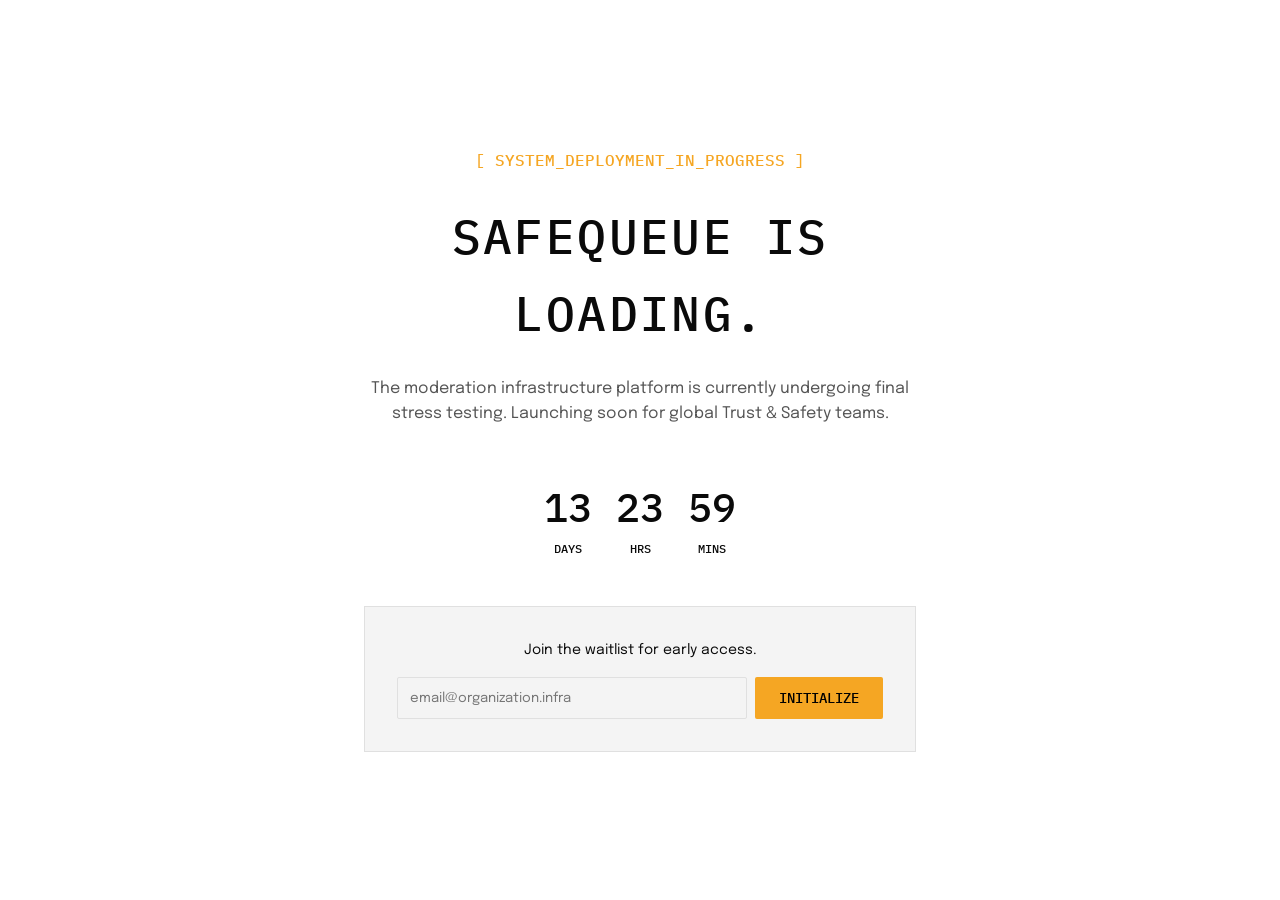
<file: coming-soon.html>
<!DOCTYPE html>
<html lang="en">
<head>
    <meta charset="UTF-8">
    <meta name="viewport" content="width=device-width, initial-scale=1.0">
    <title>Launching Soon | SafeQueue</title>
    <link rel="stylesheet" href="assets/css/style.css">
    <style>
        body {
            background-color: var(--bg-primary);
            height: 100vh;
            display: flex;
            align-items: center;
            justify-content: center;
            text-align: center;
            padding: 24px;
        }
    </style>
    <link rel="icon" type="image/svg+xml" href="assets/images/favicon.svg">
</head>
<body>
    <div class="container" style="max-width: 600px;">
        <span class="font-mono" style="color: var(--color-primary);">[ SYSTEM_DEPLOYMENT_IN_PROGRESS ]</span>
        <h1 style="font-size: 3rem; margin: 24px 0;">SafeQueue is Loading.</h1>
        <p style="margin-bottom: 48px; color: var(--text-secondary);">The moderation infrastructure platform is currently undergoing final stress testing. Launching soon for global Trust & Safety teams.</p>
        
        <div id="countdown" class="font-mono" style="font-size: 2.5rem; margin-bottom: 48px; display: flex; justify-content: center; gap: 24px;">
            <div><span id="days">00</span><p style="font-size: 0.75rem;">DAYS</p></div>
            <div><span id="hours">00</span><p style="font-size: 0.75rem;">HRS</p></div>
            <div><span id="minutes">00</span><p style="font-size: 0.75rem;">MINS</p></div>
        </div>

        <div style="background: var(--bg-secondary); padding: 32px; border: var(--border);">
            <p style="margin-bottom: 16px; font-size: 0.875rem;">Join the waitlist for early access.</p>
            <form style="display: flex; gap: 8px;">
                <input type="email" placeholder="email@organization.infra" class="form-input" style="flex: 1;">
                <button type="submit" class="btn btn-primary">Initialize</button>
            </form>
        </div>
    </div>

    <script>
        // Simple countdown
        const targetDate = new Date().getTime() + (14 * 24 * 60 * 60 * 1000);
        setInterval(() => {
            const now = new Date().getTime();
            const distance = targetDate - now;
            document.getElementById('days').innerText = Math.floor(distance / (1000 * 60 * 60 * 24)).toString().padStart(2, '0');
            document.getElementById('hours').innerText = Math.floor((distance % (1000 * 60 * 60 * 24)) / (1000 * 60 * 60)).toString().padStart(2, '0');
            document.getElementById('minutes').innerText = Math.floor((distance % (1000 * 60 * 60)) / (1000 * 60)).toString().padStart(2, '0');
        }, 1000);
    </script>
</body>
</html>
</file>
<file: assets/css/style.css>
/* 
  SafeQueue - Industrial/Utilitarian Design System
  Maintained by: Senior UI/UX Designer & Frontend Developer
*/

@import url('https://fonts.googleapis.com/css2?family=IBM+Plex+Mono:wght@400;500;600&family=Epilogue:wght@300;400;500;600;700&display=swap');

:root {
  /* Colors */
  --bg-primary: #FFFFFF;
  --bg-secondary: #F4F4F4;
  --text-primary: #0A0A0A;
  --text-secondary: #555555;
  --color-primary: #F5A623;
  /* Electric Amber */
  --color-accent: #00C48C;
  /* Safety Green */
  --color-error: #E63946;
  /* Alert Red */

  /* Borders & Spacing */
  --border: 1px solid #E0E0E0;
  --border-dim: 1px solid #F0F0F0;
  --radius: 2px;
  /* Sharp, Industrial */
  --shadow: 0 4px 12px rgba(0, 0, 0, 0.05);
  --gap: 8px;
  /* Base unit */

  /* Typography */
  --font-display: 'IBM Plex Mono', monospace;
  --font-body: 'Epilogue', sans-serif;

  /* Transitions */
  --transition: 0.3s cubic-bezier(0.25, 0.46, 0.45, 0.94);
}

/* Back to Top */
.back-to-top {
  position: fixed;
  bottom: 32px;
  inset-inline-end: 32px;
  width: 48px;
  height: 48px;
  background-color: var(--color-primary);
  color: #000;
  border: none;
  border-radius: 0; /* Keep industrial/sharp look */
  display: flex;
  align-items: center;
  justify-content: center;
  cursor: pointer;
  z-index: 999;
  opacity: 0;
  visibility: hidden;
  transition: var(--transition);
  box-shadow: var(--shadow);
  border: var(--border);
}

.back-to-top.show {
  opacity: 1;
  visibility: visible;
}

.back-to-top:hover {
  transform: translateY(-4px);
  background-color: var(--text-primary);
  color: var(--bg-primary);
}

[data-theme="dark"] {
  --bg-primary: #000000;
  --bg-secondary: #111111;
  --text-primary: #F0F0F0;
  --text-secondary: #888888;
  --border: 1px solid #222222;
  --border-dim: 1px solid #1A1A1A;
  --shadow: 0 4px 12px rgba(0, 0, 0, 0.6);
}

/* Base Reset */
* {
  margin: 0;
  padding: 0;
  box-sizing: border-box;
  transition: background-color var(--transition), color var(--transition), border-color var(--transition);
}

html {
  scroll-behavior: smooth;
  font-size: 16px;
}

body {
  background-color: var(--bg-primary);
  color: var(--text-primary);
  font-family: var(--font-body);
  line-height: 1.6;
  overflow-x: hidden;
}

h1,
h2,
h3,
h4,
h5,
h6 {
  font-family: var(--font-display);
  text-transform: uppercase;
  letter-spacing: 0.05em;
  font-weight: 500;
}

.font-mono {
  font-family: var(--font-display);
  font-weight: 500;
}

a {
  text-decoration: none;
  color: inherit;
  transition: var(--transition);
}

ul {
  list-style: none;
}

img {
  max-width: 100%;
  display: block;
}

button,
.btn {
  cursor: pointer;
  border: none;
  outline: none;
  font-family: var(--font-display);
  font-weight: 500;
  padding: 12px 24px;
  border-radius: var(--radius);
  transition: var(--transition);
  display: inline-flex;
  align-items: center;
  justify-content: center;
  gap: 8px;
  text-transform: uppercase;
  font-size: 0.875rem;
}

.btn-primary {
  background-color: var(--color-primary);
  color: #000;
}

.btn-primary:hover {
  filter: brightness(1.1);
  transform: translateY(-2px);
}

.btn-outline {
  background-color: transparent;
  border: 1px solid var(--text-primary);
  color: var(--text-primary);
}

.btn-outline:hover {
  background-color: var(--text-primary);
  color: var(--bg-primary);
}

/* Layout Utilities */
.container {
  max-width: 1280px;
  margin: 0 auto;
  padding: 0 24px;
}

section {
  padding: 80px 0;
}

.section-header {
  text-align: center;
  margin-bottom: 48px;
  max-width: 700px;
  margin-left: auto;
  margin-right: auto;
}

.section-header h2 {
  font-size: 2.5rem;
  margin-bottom: 16px;
}

.section-header p {
  color: var(--text-secondary);
  font-size: 1.1rem;
}

/* Navbar */
.navbar {
  position: fixed;
  top: 0;
  left: 0;
  width: 100%;
  height: 72px;
  background-color: var(--bg-primary);
  border-bottom: var(--border);
  z-index: 1000;
  display: flex;
  align-items: center;
  backdrop-filter: blur(8px);
}

.navbar .container {
  display: flex;
  justify-content: space-between;
  align-items: center;
  width: 100%;
}

.logo {
  font-family: var(--font-display);
  font-weight: 500;
  font-size: 1.5rem;
  display: inline-flex;
  align-items: center;
  gap: 8px;
}

.logo span {
  color: var(--color-primary);
}

.nav-links {
  display: flex;
  gap: 24px;
  align-items: center;
}

.nav-link {
  font-family: var(--font-display);
  font-size: 0.875rem;
  font-weight: 500;
  text-transform: uppercase;
  color: var(--text-secondary);
  position: relative;
}

.nav-link:hover,
.nav-link.active {
  color: var(--text-primary);
}

.nav-link.active::after {
  content: '';
  position: absolute;
  bottom: -4px;
  inset-inline-start: 0;
  width: 100%;
  height: 2px;
  background-color: var(--color-primary);
}

.nav-actions {
  display: flex;
  align-items: center;
  gap: 16px;
}

.icon-btn {
  background: none;
  border: none;
  color: var(--text-primary);
  font-size: 1.25rem;
  display: flex;
  align-items: center;
  justify-content: center;
  padding: 8px;
  border-radius: var(--radius);
}

.icon-btn:hover {
  background-color: var(--bg-secondary);
}

/* Hamburger & Drawer */
.hamburger-btn {
  display: none;
}

.drawer {
  position: fixed;
  top: 0;
  right: -100%;
  width: 300px;
  height: 100%;
  background-color: var(--bg-primary);
  box-shadow: var(--shadow);
  z-index: 2000;
  padding: 40px 24px;
  transition: right 0.4s ease;
  display: flex;
  flex-direction: column;
  gap: 32px;
}

[dir="rtl"] .drawer {
  right: auto;
  left: -100%;
  transition: left 0.4s ease;
}

.drawer.open {
  right: 0;
}

[dir="rtl"] .drawer.open {
  left: 0;
}

.drawer-overlay {
  position: fixed;
  top: 0;
  left: 0;
  width: 100%;
  height: 100%;
  background-color: rgba(0, 0, 0, 0.5);
  backdrop-filter: blur(4px);
  z-index: 1500;
  display: none;
}

.drawer-overlay.active {
  display: block;
}

.drawer-links {
  display: flex;
  flex-direction: column;
  gap: 20px;
}

.drawer-link {
  font-family: var(--font-display);
  font-size: 1.25rem;
  text-transform: uppercase;
  color: var(--text-secondary);
  transition: all 0.3s ease;
  padding: 8px 0;
  border-inline-start: 2px solid transparent;
}

.drawer-link:hover,
.drawer-link.active {
  color: var(--text-primary);
  padding-inline-start: 16px;
  border-inline-start: 2px solid var(--color-primary);
}

/* Cards */
.card-grid {
  display: grid;
  grid-template-columns: repeat(auto-fit, minmax(300px, 1fr));
  gap: 32px;
}

.engagement-grid,
.process-grid,
.outcomes-grid,
.contact-grid {
  display: grid;
  grid-template-columns: repeat(3, 1fr);
  gap: 24px;
}

.outcomes-grid {
  grid-template-columns: 1fr 1fr;
  gap: 64px;
  align-items: center;
}

.contact-grid {
  grid-template-columns: 1fr 1fr;
  gap: 80px;
  align-items: start;
}

.card {
  background-color: var(--bg-primary);
  border: var(--border);
  padding: 40px;
  display: flex;
  flex-direction: column;
  align-items: center;
  text-align: center;
  height: 100%;
}

.card:hover {
  border-color: var(--color-primary);
}

.card-icon {
  font-size: 2.5rem;
  color: var(--color-primary);
  margin-bottom: 24px;
}

.card h3 {
  font-size: 1.5rem;
  margin-bottom: 16px;
}

.card p {
  color: var(--text-secondary);
}

.card img {
  transition: transform var(--transition);
}

.card:hover img {
  transform: scale(1.05);
}

/* Footer */
.footer {
  background-color: var(--bg-primary);
  border-top: var(--border);
  padding-top: 80px;
  padding-bottom: 40px;
}

.footer-grid {
  display: grid;
  grid-template-columns: 2fr 1fr 1fr 1fr;
  gap: 48px;
  margin-bottom: 64px;
}

.footer-col h4 {
  margin-bottom: 24px;
  font-size: 1rem;
}

.footer-links {
  display: flex;
  flex-direction: column;
  gap: 12px;
}

.footer-link {
  color: var(--text-secondary);
  font-size: 0.875rem;
}

.footer-link:hover {
  color: var(--color-primary);
}

.footer-bottom {
  border-top: var(--border);
  padding-top: 40px;
  text-align: center;
  color: var(--text-secondary);
  font-family: var(--font-display);
  font-size: 0.75rem;
}

/* Auth Pages */
.auth-wrapper {
  min-height: 100vh;
  display: flex;
  align-items: center;
  justify-content: center;
  padding: 24px;
}

.auth-card {
  width: 100%;
  max-width: 400px;
  background-color: var(--bg-primary);
  border: var(--border);
  padding: 40px;
}

.auth-header {
  text-align: center;
  margin-bottom: 32px;
}

.form-group {
  margin-bottom: 20px;
}

.form-group label {
  display: block;
  font-family: var(--font-display);
  font-size: 0.75rem;
  margin-bottom: 8px;
  text-transform: uppercase;
}

.form-input {
  width: 100%;
  padding: 12px;
  border: var(--border);
  background-color: var(--bg-secondary);
  color: var(--text-primary);
  font-family: var(--font-body);
  border-radius: var(--radius);
}

.form-input:focus {
  outline: none;
  border-color: var(--color-primary);
}

.auth-divider {
  display: flex;
  align-items: center;
  gap: 16px;
  margin: 24px 0;
  color: var(--text-secondary);
  font-size: 0.75rem;
  text-transform: uppercase;
  font-family: var(--font-display);
}

.auth-divider::before,
.auth-divider::after {
  content: '';
  flex: 1;
  height: 1px;
  background-color: var(--border-dim);
}

.social-auth {
  display: flex;
  flex-direction: column;
  gap: 12px;
}

.google-btn {
  background-color: #fff;
  color: #000;
  border: 1px solid #ddd;
}

.google-btn:hover {
  background-color: #f8f8f8;
  border-color: #ccc;
  transform: translateY(-2px);
}

.apple-btn {
  background-color: #000;
  color: #fff;
  border: 1px solid #000;
}

.apple-btn:hover {
  filter: brightness(0.9);
  transform: translateY(-2px);
}

[data-theme="dark"] .apple-btn {
  background-color: #fff;
  color: #000;
  border: 1px solid #fff;
}

[data-theme="dark"] .apple-btn:hover {
  filter: brightness(1.1);
  transform: translateY(-2px);
}

.auth-link {
  color: var(--color-primary);
  text-decoration: none;
  font-weight: 500;
  transition: var(--transition);
}

.auth-link:hover {
  text-decoration: underline;
  filter: brightness(1.1);
}

.auth-card p a:hover {
  text-decoration: underline;
  filter: brightness(1.2);
}

.email-btn {
  background-color: var(--bg-secondary);
  color: var(--text-primary);
}

/* Animations */
@keyframes blink {
  50% {
    border-color: transparent;
  }
}

.typewriter-text {
  display: inline-block;
  border-right: 3px solid var(--color-primary);
  animation: blink 0.75s step-end infinite;
}

/* Responsive */
@media (max-width: 1024px) {
  .nav-links {
    display: none;
  }

  .nav-actions .btn {
    display: none;
  }

  .hamburger-btn {
    display: flex;
  }

  .navbar .nav-actions .theme-toggle,
  .navbar .nav-actions .rtl-toggle {
    display: none;
  }

  .footer-grid {
    grid-template-columns: repeat(4, 1fr);
  }

  .features-grid,
  .portfolio-grid,
  .process-grid {
    grid-template-columns: repeat(3, 1fr);
  }

  .card img {
    height: 240px !important;
  }
}

@media (min-width: 1025px) {
  .hamburger-btn {
    display: none;
  }

  .drawer-actions {
    display: none;
  }
}

@media (max-width: 768px) {
  .section-header h2 {
    font-size: 2rem;
  }

  .footer-grid {
    grid-template-columns: repeat(2, 1fr);
    text-align: left;
  }

  .footer-links {
    align-items: flex-start;
  }

  .features-grid,
  .portfolio-grid,
  .process-grid,
  .contact-grid {
    grid-template-columns: repeat(2, 1fr);
  }

  .contact-grid {
    grid-template-columns: 1fr;
    gap: 48px;
  }

  .features-grid .card:nth-child(3),
  .portfolio-grid .card:nth-child(3),
  .process-grid .process-image-card:nth-child(3) {
    grid-column: 1 / span 2;
    width: calc(50% - 16px);
    margin-inline: auto;
  }

  .outcomes-grid {
    grid-template-columns: 1fr;
    gap: 32px;
  }
}

@media (max-width: 360px) {
  .container {
    padding: 0 16px;
  }

  .hero-title {
    font-size: 1.8rem !important;
  }

  .split-hero-content .btn,
  .cta-banner .btn {
    width: 100%;
  }

  .features-grid,
  .portfolio-grid,
  .process-grid,
  .footer-grid {
    grid-template-columns: 1fr;
  }

  .footer-grid {
    text-align: center;
  }

  .footer-links {
    align-items: center;
  }

  .features-grid .card:nth-child(3),
  .portfolio-grid .card:nth-child(3),
  .process-grid .process-image-card:nth-child(3) {
    grid-column: auto;
    width: 100%;
  }

  .single-page-main {
    padding: 32px 0 !important;
  }

  .engagement-grid {
    grid-template-columns: 1fr;
  }

  .outcome-row {
    flex-direction: column;
    align-items: flex-start;
    gap: 16px;
  }

  .outcome-row div:last-child {
    text-align: left !important;
  }

  .outcome-desc {
    max-width: 100%;
    text-align: left;
  }

  .pricing-card,
  .card,
  .auth-card {
    padding: 24px !important;
  }

  .form-options {
    font-size: 0.75rem !important;
    white-space: nowrap;
  }

  .outcomes-grid img {
    height: 300px !important;
  }

  .case-study-header {
    padding: 24px !important;
  }

  .case-study-content {
    padding: 0 24px !important;
  }

  .case-study-card.open .case-study-content {
    padding: 24px !important;
  }

  /* Auth Page Toggle Fix */
  .floating-toggles {
    top: 12px !important;
    right: 12px !important;
    gap: 8px !important;
  }

  .floating-toggles .icon-btn {
    width: 36px !important;
    height: 36px !important;
    font-size: 1rem !important;
  }

  .auth-wrapper {
    padding-top: 80px !important;
    align-items: flex-start !important;
  }
}

/* Responsive Grid Utilities */
.grid-3-col {
  display: grid;
  grid-template-columns: repeat(3, 1fr);
  gap: 16px;
}

@media (max-width: 992px) {
  .grid-3-col {
    grid-template-columns: repeat(2, 1fr);
  }
}

@media (max-width: 600px) {
  .grid-3-col {
    grid-template-columns: 1fr;
  }
}

.feat-card {
  background-color: var(--bg-primary);
  border: var(--border);
  padding: 28px 24px;
  cursor: default;
  transition: border-color 0.25s, transform 0.25s;
  position: relative;
  overflow: hidden;
}

.feat-card::before {
  content: '';
  position: absolute;
  top: 0;
  left: 0;
  width: 3px;
  height: 0;
  background: var(--color-primary);
  transition: height 0.3s ease;
}

.feat-card:hover {
  border-color: var(--color-primary);
  transform: translateY(-4px);
}

.feat-card:hover::before {
  height: 100%;
}

.feat-num {
  font-family: var(--font-display);
  font-size: 0.65rem;
  color: var(--color-primary);
  letter-spacing: 0.08em;
  margin-bottom: 14px;
  display: block;
}

.feat-title {
  font-size: 0.875rem;
  margin-bottom: 10px;
}

.feat-desc {
  font-size: 0.875rem;
  color: var(--text-secondary);
}

.read-logs-link {
  color: var(--color-primary);
  font-family: var(--font-display);
  font-weight: 500;
  display: inline-flex;
  align-items: center;
  gap: 6px;
  transition: gap 0.3s ease, opacity 0.3s ease;
}

.read-logs-link:hover {
  opacity: 0.75;
  gap: 12px;
}

.testimonial-card {
  background-color: var(--bg-primary);
  border: var(--border);
  padding: 48px;
  position: relative;
  overflow: hidden;
  transition: border-color 0.3s ease, transform 0.3s ease;
}

.testimonial-card::before {
  content: '"';
  position: absolute;
  top: -20px;
  left: 32px;
  font-family: var(--font-display);
  font-size: 8rem;
  color: var(--color-primary);
  opacity: 0.15;
  line-height: 1;
  transition: opacity 0.3s ease;
}

.testimonial-card:hover {
  border-color: var(--color-primary);
  transform: translateY(-6px);
}

.testimonial-card:hover::before {
  opacity: 0.3;
}

.testimonial-quote {
  font-size: 1.1rem;
  line-height: 1.8;
  color: var(--text-primary);
  margin-bottom: 32px;
  position: relative;
  z-index: 1;
}

.testimonial-author {
  display: flex;
  align-items: center;
  gap: 16px;
}

.testimonial-author img {
  width: 80px;
  height: 80px;
  border-radius: 50%;
  object-fit: cover;
  border: 2px solid var(--color-primary);
}

.testimonial-author-info h4 {
  font-size: 0.875rem;
  margin-bottom: 4px;
}

.testimonial-author-info span {
  font-size: 0.75rem;
  color: var(--text-secondary);
  font-family: var(--font-display);
}

.split-hero {
  padding-top: 72px;
  min-height: 100vh;
  display: grid;
  grid-template-columns: 1fr 1fr;
  border-bottom: var(--border);
}

.split-hero-content {
  padding: 80px 10%;
  display: flex;
  flex-direction: column;
  justify-content: center;
  align-items: center;
  text-align: center;
  border-right: var(--border);
}

.split-hero-visual {
  background-color: var(--bg-secondary);
  display: flex;
  align-items: center;
  justify-content: center;
  padding: 40px;
}

@media (max-width: 768px) {
  .split-hero {
    grid-template-columns: 1fr;
  }

  .split-hero-content {
    border-right: none;
    border-bottom: var(--border);
    padding: 60px 24px;
    min-height: auto;
  }

  .split-hero-visual {
    padding: 60px 24px;
  }
}

.cta-btn {
  background-color: #000;
  color: #fff;
  transition: background-color 0.3s ease, color 0.3s ease, transform 0.3s ease;
}

.cta-btn:hover {
  background-color: #fff;
  color: #000;
  transform: translateY(-3px);
}

.stat-card {
  background-color: var(--bg-primary);
  border: var(--border);
  padding: 48px 40px;
  text-align: center;
  position: relative;
  overflow: hidden;
  transition: border-color 0.3s ease, transform 0.3s ease;
}

.stat-card::after {
  content: '';
  position: absolute;
  bottom: 0;
  left: 0;
  width: 0%;
  height: 3px;
  background-color: var(--color-primary);
  transition: width 0.4s ease;
}

.stat-card:hover {
  border-color: var(--color-primary);
  transform: translateY(-6px);
}

.stat-card:hover::after {
  width: 100%;
}

.stat-number {
  font-family: var(--font-display);
  font-size: 3.5rem;
  font-weight: 500;
  color: var(--color-primary);
  line-height: 1;
  margin-bottom: 12px;
  transition: transform 0.3s ease;
}

.stat-card:hover .stat-number {
  transform: scale(1.05);
}

.stat-label {
  font-family: var(--font-display);
  font-size: 0.75rem;
  color: var(--text-secondary);
  letter-spacing: 0.1em;
  margin-bottom: 16px;
}

.stat-desc {
  font-size: 0.875rem;
  color: var(--text-secondary);
  max-width: 200px;
  margin: 0 auto;
}

.process-step {
  text-align: center;
  padding: 32px 24px;
  position: relative;
  flex: 1;
  border-right: var(--border);
  transition: background-color 0.3s ease;
  cursor: default;
}

.process-step:last-child {
  border-right: none;
}

.process-step::after {
  content: '→';
  position: absolute;
  right: -16px;
  top: 32px;
  font-family: var(--font-display);
  font-size: 1.5rem;
  color: var(--color-primary);
}

.process-step:last-child::after {
  display: none;
}

.process-num {
  font-family: var(--font-display);
  font-size: 0.65rem;
  color: var(--color-primary);
  letter-spacing: 0.1em;
  margin-bottom: 12px;
  display: block;
}

.process-title {
  font-family: var(--font-display);
  font-size: 1rem;
  margin-bottom: 8px;
}

.process-desc {
  font-size: 0.8rem;
  color: var(--text-secondary);
  line-height: 1.6;
}



.process-step:hover {
  background-color: var(--bg-secondary);
}

.process-step .process-num {
  transition: color 0.3s ease, letter-spacing 0.3s ease;
}

.process-step:hover .process-num {
  letter-spacing: 0.15em;
}

.process-step .process-title {
  transition: color 0.3s ease;
}

.process-step:hover .process-title {
  color: var(--color-primary);
}

.process-step::before {
  content: '';
  position: absolute;
  top: 0;
  left: 0;
  width: 100%;
  height: 3px;
  background-color: var(--color-primary);
  transform: scaleX(0);
  transition: transform 0.3s ease;
}

.process-step:hover::before {
  transform: scaleX(1);
}

.process-container {
  display: grid;
  grid-template-columns: repeat(4, 1fr);
  border: var(--border);
  border-top: none;
}

@media (max-width: 992px) {
  .process-container {
    grid-template-columns: 1fr 1fr;
  }

  .process-step {
    border-right: none;
    border-bottom: var(--border);
  }

  .process-step:nth-child(odd) {
    border-right: var(--border);
  }

  .process-step:nth-last-child(-n+2) {
    border-bottom: none;
  }

  .process-step::after {
    display: none;
  }
}

@media (max-width: 600px) {
  .process-container {
    grid-template-columns: 1fr;
  }

  .process-step {
    border-right: none !important;
    border-bottom: var(--border) !important;
  }

  .process-step:last-child {
    border-bottom: none !important;
  }
}


.map-stats-container {
  display: grid;
  grid-template-columns: repeat(4, 1fr);
  gap: 0;
  border: var(--border);
  border-top: none;
}

.map-stat {
  text-align: center;
  padding: 32px 24px;
  border-right: var(--border);
  transition: border-color 0.3s ease, transform 0.3s ease;
  position: relative;
  overflow: hidden;
}

.map-stat:last-child {
  border-right: none;
}

@media (max-width: 768px) {
  .map-stats-container {
    grid-template-columns: 1fr 1fr;
  }

  .map-stat {
    border-bottom: var(--border);
  }

  .map-stat:nth-child(even) {
    border-right: none;
  }

  .map-stat:nth-last-child(-n+2) {
    border-bottom: none;
  }
}

.map-stat::after {
  content: '';
  position: absolute;
  bottom: 0;
  left: 0;
  width: 0%;
  height: 3px;
  background-color: var(--color-primary);
  transition: width 0.4s ease;
}

.map-stat:hover {
  border-color: var(--color-primary);
  transform: translateY(-4px);
}

.map-stat:hover::after {
  width: 100%;
}

.map-stat-number {
  font-family: var(--font-display);
  font-size: clamp(1.75rem, 5vw, 2.5rem);
  font-weight: 500;
  color: var(--color-primary);
  line-height: 1;
  margin-bottom: 8px;
}

.map-stat-label {
  font-family: var(--font-display);
  font-size: 0.7rem;
  color: var(--text-secondary);
  letter-spacing: 0.1em;
}

.stats-grid {
  display: grid;
  grid-template-columns: repeat(3, 1fr);
  gap: 24px;
}

@media (max-width: 600px) {
  .stats-grid {
    grid-template-columns: 1fr;
  }
}

.card-btn {
  font-family: var(--font-display);
  font-size: 0.75rem;
  padding: 10px 24px;
  border: 1px solid var(--text-primary);
  color: var(--text-primary);
  background: transparent;
  letter-spacing: 0.05em;
  transition: background-color 0.3s ease, color 0.3s ease, border-color 0.3s ease;
  display: inline-block;
  margin-top: 20px;
}

.card-btn:hover {
  background-color: var(--color-primary);
  color: #000;
  border-color: var(--color-primary);
}

.pricing-card {
  text-align: center;
  padding: 48px 32px;
  border: var(--border);
  background-color: var(--bg-primary);
  position: relative;
  overflow: hidden;
  transition: border-color 0.3s ease, transform 0.3s ease;
  cursor: default;
}

.pricing-card::before {
  content: '';
  position: absolute;
  top: 0;
  left: 0;
  width: 100%;
  height: 3px;
  background-color: var(--color-primary);
  transform: scaleX(0);
  transition: transform 0.4s ease;
}

.pricing-card::after {
  content: '';
  position: absolute;
  bottom: 0;
  left: 0;
  width: 0%;
  height: 3px;
  background-color: var(--color-primary);
  transition: width 0.4s ease;
}

.pricing-card:hover {
  border-color: var(--color-primary);
  transform: translateY(-6px);
}

.pricing-card:hover::before {
  transform: scaleX(1);
}

.pricing-card:hover::after {
  width: 100%;
}

.pricing-card .pricing-price {
  font-family: var(--font-display);
  font-size: 2rem;
  font-weight: 500;
  color: var(--color-primary);
  margin-top: 16px;
  transition: transform 0.3s ease;
  display: block;
}

.pricing-card:hover .pricing-price {
  transform: scale(1.08);
}

.pricing-card h4 {
  transition: letter-spacing 0.3s ease;
}

.pricing-card:hover h4 {
  letter-spacing: 0.12em;
}

.process-image-card {
  border: var(--border);
  cursor: default;
  display: flex;
  flex-direction: column;
  overflow: hidden;
  transition: border-color 0.3s ease;
}

.process-image-card img {
  width: 100%;
  height: 280px;
  object-fit: cover;
  object-position: top;
  display: block;
  transition: transform 0.5s ease;
}

.process-image-card:hover img {
  transform: scale(1.04);
}

.process-image-content {
  padding: 28px;
  border-top: var(--border);
  flex: 1;
  text-align: center;
  transition: background-color 0.3s ease;
}

.process-image-card:hover {
  border-color: var(--color-primary);
}

.process-image-card:hover .process-image-content {
  background-color: var(--bg-secondary);
}

.process-image-phase {
  font-family: var(--font-display);
  font-size: 0.65rem;
  color: var(--color-primary);
  letter-spacing: 0.12em;
  margin-bottom: 12px;
  display: block;
  transition: letter-spacing 0.3s ease;
}

.process-image-card:hover .process-image-phase {
  letter-spacing: 0.18em;
}

.process-image-title {
  font-family: var(--font-display);
  font-size: 1rem;
  color: var(--text-primary);
  margin-bottom: 12px;
  transition: color 0.3s ease;
}

.process-image-card:hover .process-image-title {
  color: var(--color-primary);
}

.process-image-desc {
  font-size: 0.8rem;
  color: var(--text-secondary);
  line-height: 1.6;
}

.outcome-row {
  display: flex;
  justify-content: space-between;
  align-items: center;
  padding: 24px 0;
  border-bottom: var(--border);
  transition: background-color 0.3s ease, padding 0.3s ease;
  cursor: default;
}

.outcome-row:last-child {
  border-bottom: none;
}

.outcome-row:hover {
  background-color: var(--bg-primary);
  padding: 24px 16px;
}

.outcome-metric {
  font-family: var(--font-display);
  font-size: 2rem;
  font-weight: 500;
  color: var(--color-primary);
  transition: transform 0.3s ease;
}

.outcome-row:hover .outcome-metric {
  transform: scale(1.05);
}

.outcome-label {
  font-family: var(--font-display);
  font-size: 0.7rem;
  color: var(--text-secondary);
  letter-spacing: 0.08em;
  margin-top: 4px;
}

.outcome-desc {
  font-size: 0.875rem;
  color: var(--text-secondary);
  max-width: 280px;
  text-align: right;
}

.outcome-tag {
  font-family: var(--font-display);
  font-size: 0.65rem;
  padding: 4px 10px;
  background-color: var(--color-primary);
  color: #000;
  letter-spacing: 0.05em;
}

/* FAQ Section */
.faq-container {
  max-width: 800px;
  margin: 0 auto;
}

.faq-item {
  border: var(--border);
  margin-bottom: 16px;
  background-color: var(--bg-primary);
  transition: border-color 0.3s ease;
}

.faq-question {
  padding: 24px 32px;
  cursor: pointer;
  display: flex;
  justify-content: space-between;
  align-items: center;
  transition: background-color 0.3s ease;
}

.faq-question:hover {
  background-color: var(--bg-secondary);
}

.faq-item.open {
  border-color: var(--color-primary);
}

.faq-question h4 {
  font-family: var(--font-display);
  font-size: 1rem;
  margin: 0;
  text-transform: uppercase;
  letter-spacing: 0.05em;
}

.faq-answer {
  max-height: 0;
  overflow: hidden;
  transition: max-height 0.5s ease, padding 0.5s ease;
  padding: 0 32px;
  background-color: var(--bg-secondary);
  color: var(--text-secondary);
  font-size: 0.95rem;
  line-height: 1.7;
}

.faq-item.open .faq-answer {
  max-height: 500px;
  padding: 24px 32px;
}

.faq-question i {
  font-size: 1.25rem;
  transition: transform 0.3s ease;
  color: var(--color-primary);
}

.faq-item.open .faq-question i {
  transform: rotate(180deg);
}

@media (max-width: 360px) {
  .faq-question {
    padding: 20px 24px;
  }
  .faq-answer {
    padding: 0 24px;
  }
  .faq-item.open .faq-answer {
    padding: 20px 24px;
  }
}

/* Social Icons */
.social-icon {
  width: 48px;
  height: 48px;
  display: flex;
  align-items: center;
  justify-content: center;
  border: var(--border);
  color: var(--text-primary);
  font-size: 1.25rem;
  transition: all 0.3s ease;
  background-color: transparent;
  text-decoration: none;
}

.social-icon:hover {
  background-color: var(--color-primary);
  color: #000;
  border-color: var(--color-primary);
  transform: translateY(-4px);
}

/* ==========================================================================
   Hero & Page Header Infrastructure (Utilitarian/Industrial Tech Theme)
   ========================================================================== */

/* Technical Grid Background Utility */
.hero-grid-bg {
  position: relative;
  overflow: hidden;
}

.hero-grid-bg::before {
  content: '';
  position: absolute;
  top: 0;
  left: 0;
  width: 100%;
  height: 100%;
  background-image: 
    linear-gradient(to right, var(--border) 1px, transparent 1px),
    linear-gradient(to bottom, var(--border) 1px, transparent 1px);
  background-size: 50px 50px;
  background-position: center;
  opacity: 0.15;
  pointer-events: none;
  z-index: 1;
}

[data-theme="dark"] .hero-grid-bg::before {
  opacity: 0.25;
}

/* Inner Page Header Hero */
.page-header {
  background-color: var(--bg-secondary) !important;
  border-bottom: var(--border);
  padding: 100px 0 80px 0;
  position: relative;
  overflow: hidden;
  display: flex;
  align-items: center;
  justify-content: center;
}

.page-header-content {
  max-width: 800px;
  margin: 0 auto;
  text-align: center;
  position: relative;
  z-index: 2;
  padding: 0 24px;
}

/* Data Tech Details for Page Header */
.page-header-tech-left,
.page-header-tech-right {
  position: absolute;
  top: 50%;
  transform: translateY(-50%);
  font-family: var(--font-display);
  font-size: 0.7rem;
  color: var(--text-secondary);
  opacity: 0.6;
  letter-spacing: 0.15em;
  display: flex;
  flex-direction: column;
  gap: 6px;
  pointer-events: none;
  z-index: 2;
  user-select: none;
}

.page-header-tech-left {
  left: 48px;
  align-items: flex-start;
  text-align: left;
}

.page-header-tech-right {
  right: 48px;
  align-items: flex-end;
  text-align: right;
}

.page-header-tech-item {
  display: flex;
  align-items: center;
  gap: 8px;
}

.page-header-tech-item::before {
  content: '::';
  color: var(--color-primary);
}

@media (max-width: 1100px) {
  .page-header-tech-left,
  .page-header-tech-right {
    display: none;
  }
}

.page-header-tag {
  color: var(--color-primary);
  font-family: var(--font-display);
  display: inline-block;
  margin-bottom: 18px;
  font-size: 0.875rem;
  letter-spacing: 0.1em;
}

.page-header-title {
  font-size: clamp(2rem, 6vw, 3.25rem);
  line-height: 1.15;
  margin-bottom: 20px;
  font-weight: 500;
  text-transform: uppercase;
}

.page-header-desc {
  font-size: clamp(1rem, 3.5vw, 1.2rem);
  color: var(--text-secondary);
  max-width: 650px;
  margin: 0 auto;
  line-height: 1.6;
}

/* Main Hero Grid lines overlay details */
.hero-corner-detail {
  position: absolute;
  width: 16px;
  height: 16px;
  border: 2px solid var(--color-primary);
  pointer-events: none;
  z-index: 3;
}

.hero-corner-tl { top: 24px; left: 24px; border-right: none; border-bottom: none; }
.hero-corner-tr { top: 24px; right: 24px; border-left: none; border-bottom: none; }
.hero-corner-bl { bottom: 24px; left: 24px; border-right: none; border-top: none; }
.hero-corner-br { bottom: 24px; right: 24px; border-left: none; border-top: none; }
</file>
